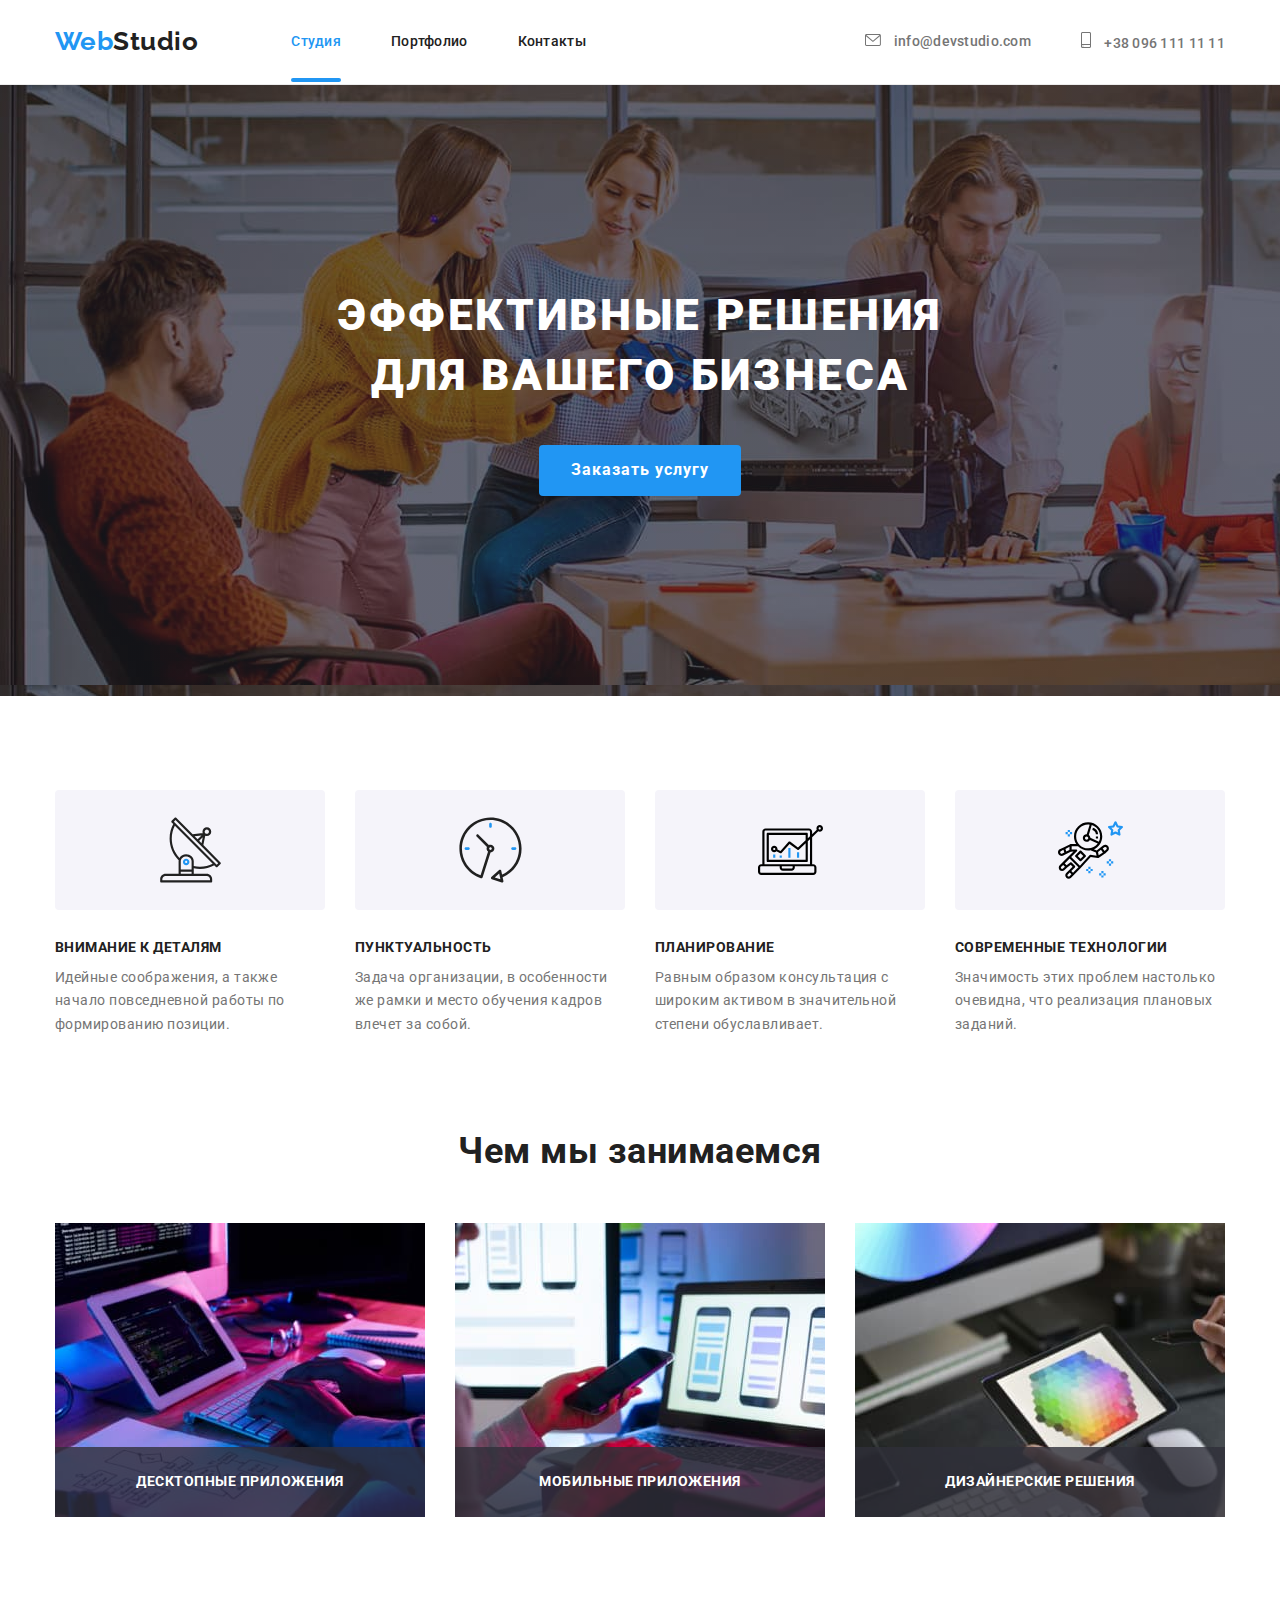
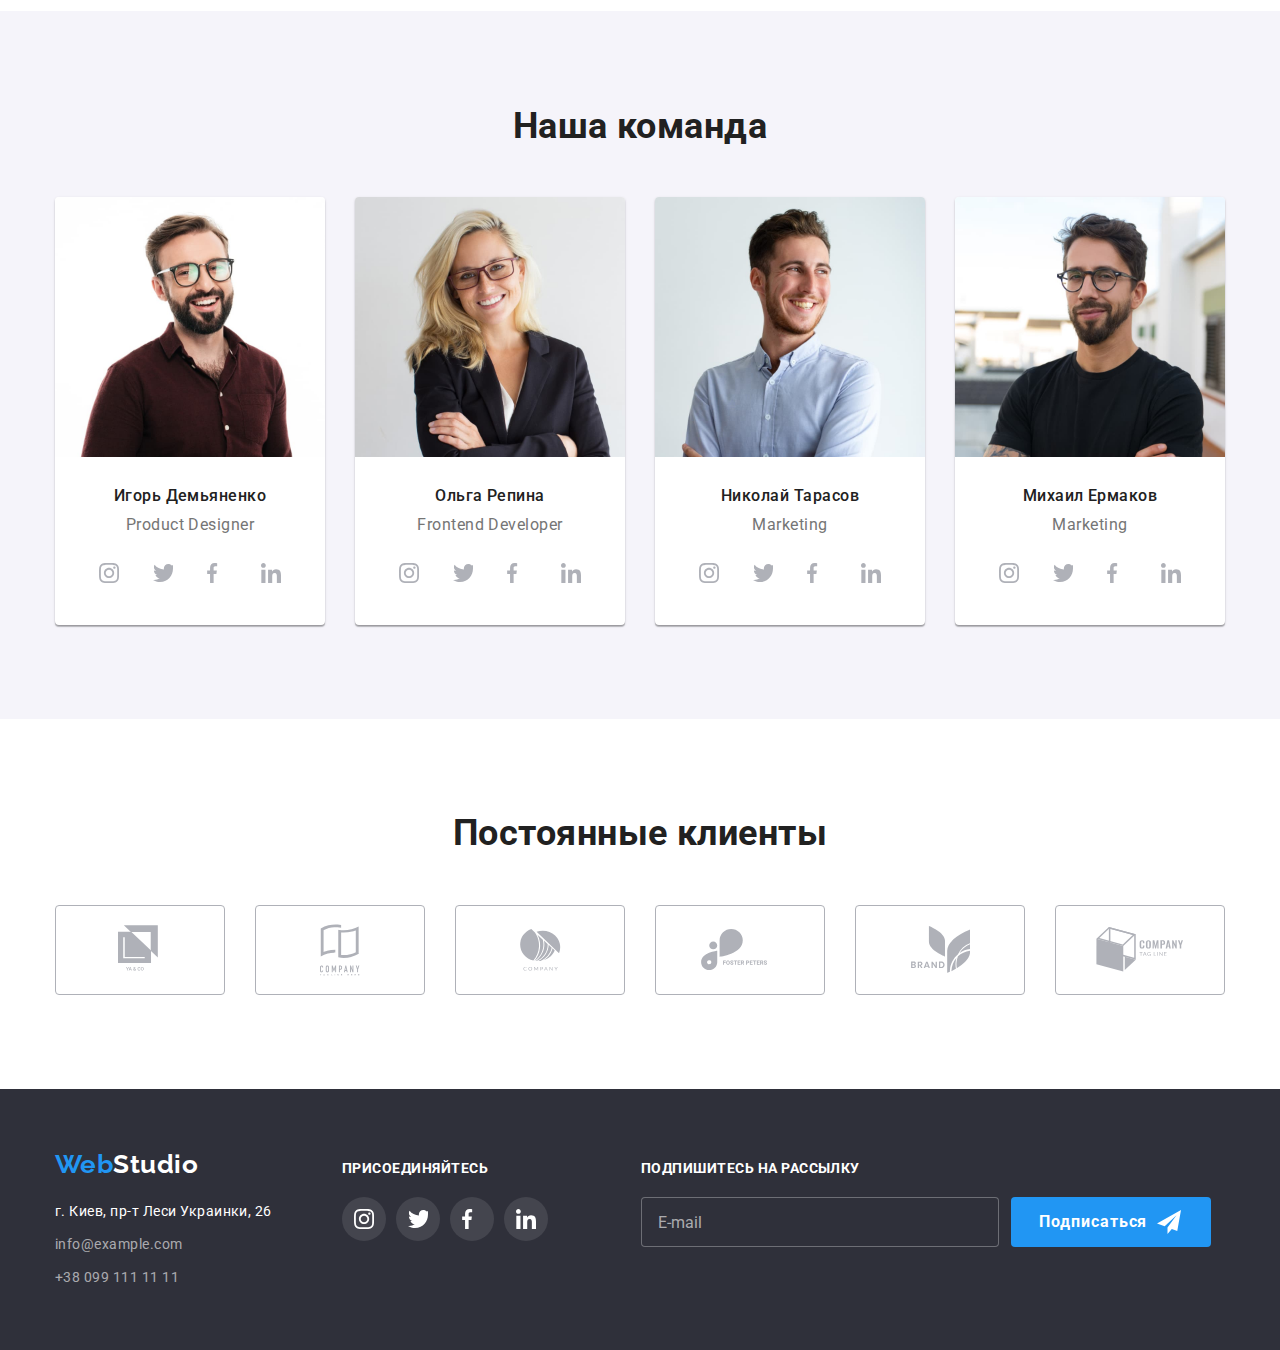
<file: index.html>
<!DOCTYPE html>
<html lang="ru">
<head>
    <meta charset="UTF-8">
    <meta name="viewport" content="width=device-width, initial-scale=1.0">
    <title>WebStudio</title>
    <!-- шрифты -->
    <link rel="preconnect" href="https://fonts.gstatic.com">
    <link href="https://fonts.googleapis.com/css2?family=Raleway:wght@700&family=Roboto:wght@400;500;700;900&display=swap" rel="stylesheet">
    <!-- нормалайз -->     
    <link rel="stylesheet" href="https://cdnjs.cloudflare.com/ajax/libs/modern-normalize/1.0.0/modern-normalize.min.css">

    <link rel="stylesheet" href="./css/styles.css"/>
</head>
<body>
    <header class="header">
        <div class="container">
            <nav class="navigation">
                <a class="logo" href="./index.html">Web<span class="span-header">Studio</span></a>
                <ul class="navigation-list list">
                    <li class="item">
                        <a class="navigation-link twin current" href="">Студия</a>
                    </li>
                    <li class="item">
                        <a class="navigation-link twin" href="./portfolio.html">Портфолио</a>
                    </li>
                    <li class="item">
                        <a href="#contacts" class="navigation-link twin" href="">Контакты</a>
                    </li>
                </ul>
            </nav>
                <ul class="contacts-list list">
                    <li class="item">
                        <a class="info twin" href="mailto:info@devstudio.com">
                            <svg class="icons-link" width="16" height="12">
                                <use href="./images/icons.svg#mail"></use>
                            </svg>
                            info@devstudio.com
                        </a>
                    </li>
                    <li class="item">
                        <a class="info twin" href="tel:+380961111111">
                            <svg class="icons-link" width="10" height="16">
                                <use href="./images/icons.svg#phone"></use>
                            </svg>
                            +38&nbsp;096&nbsp;111&nbsp;11&nbsp;11
                        </a>
                    </li>
                </ul>
        </div>
    </header>
    <main>
        <!-- HERO -->
        <section class="section-hero section">
            <h1 class="heading">Эффективные решения<br/>для вашего бизнеса</h1>
                <button class="button-hero" type="button" data-modal-open>Заказать услугу</button>
        </section>
        <section class="section-advantages section">
            <div class="container">
                <h2 class="visually-hidden">Преимущества</h2>
                <ul class="advantages list">
                    <li class="item">
                        <div class="box">
                            <svg class="icons-advantages" width="65" height="70">
                                <use href="./images/icons.svg#antenna"></use>
                            </svg>
                        </div>
                        <h3 class="heading">Внимание к деталям</h3>
                        <p>Идейные соображения, а также начало повседневной работы по формированию позиции.</p>
                    </li>
                    <li class="item">
                        <div class="box">
                            <svg class="icons-advantages" width="65" height="70">
                                <use href="./images/icons.svg#clock"></use>
                            </svg>
                        </div>
                        <h3 class="heading">Пунктуальность</h3>
                        <p>Задача организации, в особенности же рамки и место обучения кадров влечет за собой.</p>
                    </li>
                    <li class="item">
                        <div class="box">
                            <svg class="icons-advantages" width="65" height="70">
                                <use href="./images/icons.svg#diagram"></use>
                            </svg>
                        </div>
                        <h3 class="heading">Планирование</h3>
                        <p>Равным образом консультация с широким активом в значительной степени обуславливает.</p>
                    </li>
                    <li class="item">
                        <div class="box">
                            <svg class="icons-advantages" width="65" height="70">
                                <use href="./images/icons.svg#astronaut"></use>
                            </svg>
                        </div>
                        <h3 class="heading">Современные технологии</h3>
                        <p>Значимость этих проблем настолько очевидна, что реализация плановых заданий.</p>
                    </li>
                </ul>
            </div>
        </section>
        <section class="section-occupation section">
            <div class="container">
                <h2 class="heading">Чем мы занимаемся</h2>
                <ul class="occupation-list list">
                    <li class="item">
                        <div class="occupation-wrapper">
                            <img src="./images/занятие/img.jpg" alt="" width="370" height="294">
                            <p class="occupation-text">Десктопные приложения</p>
                        </div>
                    </li>
                    <li class="item">
                        <div class="occupation-wrapper">
                            <img src="./images/занятие/img-1.jpg" alt="" width="370" height="294">
                            <p class="occupation-text">Мобильные приложения</p>
                        </div>
                    </li>
                    <li class="item">
                        <div class="occupation-wrapper">
                            <img src="./images/занятие/img-2.jpg" alt="" width="370" height="294">
                            <p class="occupation-text">Дизайнерские решения</p>
                        </div>
                    </li>
                </ul>
            </div>
        </section>
        <section class="section-team section">
            <div class="container">
                <h2 class="heading">Наша команда</h2>
                <ul class="team-list list">
                    <li class="item">
                        <div class="card">
                            <div class="card-thumb">
                        <img src="./images/команда/img.jpg" alt="" width="270" height="260">
                            </div>
                            <div class="our-team">
                                <h3 class="heading">Игорь Демьяненко</h3>
                                <p>Product Designer</p>
                                <ul class="icon-list list">
                                    <li class="item-icon">
                                        <a class="social-link" href="#">
                                            <svg class="svg-icons">
                                                <use href="./images/icons.svg#instagram"></use>
                                            </svg>
                                        </a>
                                    </li>
                                    <li class="item-icon">
                                        <a class="social-link" href="#">
                                            <svg class="svg-icons">
                                                <use href="./images/icons.svg#twitter"></use>
                                            </svg>
                                        </a>
                                    </li>
                                    <li class="item-icon">
                                        <a class="social-link" href="#">
                                            <svg class="svg-icons">
                                                <use href="./images/icons.svg#facebook"></use>
                                            </svg>
                                        </a>
                                    </li>
                                    <li class="item-icon">
                                        <a class="social-link" href="#">
                                            <svg class="svg-icons">
                                                <use href="./images/icons.svg#linkedin"></use>
                                            </svg>
                                        </a>
                                    </li>
                                </ul>
                            </div>
                        </div>
                    </li>
                    <li class="item">
                        <div class="card">
                            <div class="card-thumb">
                        <img src="./images/команда/img-1.jpg" alt="" width="270" height="260">
                            </div>
                            <div class="our-team">
                                <h3 class="heading">Ольга Репина</h3>
                                <p>Frontend Developer</p>
                                <ul class="icon-list list">
                                    <li class="item-icon">
                                        <a class="social-link" href="#">
                                            <svg class="svg-icons">
                                                <use href="./images/icons.svg#instagram"></use>
                                            </svg>
                                        </a>
                                    </li>
                                    <li class="item-icon">
                                        <a class="social-link" href="#">
                                            <svg class="svg-icons">
                                                <use href="./images/icons.svg#twitter"></use>
                                            </svg>
                                        </a>
                                    </li>
                                    <li class="item-icon">
                                        <a class="social-link" href="#">
                                            <svg class="svg-icons">
                                                <use href="./images/icons.svg#facebook"></use>
                                            </svg>
                                        </a>
                                    </li>
                                    <li class="item-icon">
                                        <a class="social-link" href="#">
                                            <svg class="svg-icons">
                                                <use href="./images/icons.svg#linkedin"></use>
                                            </svg>
                                        </a>
                                    </li>
                                </ul>
                            </div>
                        </div>
                    </li>
                    <li class="item">
                        <div class="card">
                            <div class="card-thumb">
                        <img src="./images/команда/img-2.jpg" alt="" width="270" height="260">
                            </div>
                            <div class="our-team">
                                <h3 class="heading">Николай Тарасов</h3>
                                <p>Marketing</p>
                                <ul class="icon-list list">
                                    <li class="item-icon">
                                        <a class="social-link" href="#">
                                            <svg class="svg-icons">
                                                <use href="./images/icons.svg#instagram"></use>
                                            </svg>
                                        </a>
                                    </li>
                                    <li class="item-icon">
                                        <a class="social-link" href="#">
                                            <svg class="svg-icons">
                                                <use href="./images/icons.svg#twitter"></use>
                                            </svg>
                                        </a>
                                    </li>
                                    <li class="item-icon">
                                        <a class="social-link" href="#">
                                            <svg class="svg-icons">
                                                <use href="./images/icons.svg#facebook"></use>
                                            </svg>
                                        </a>
                                    </li>
                                    <li class="item-icon">
                                        <a class="social-link" href="#">
                                            <svg class="svg-icons">
                                                <use href="./images/icons.svg#linkedin"></use>
                                            </svg>
                                        </a>
                                    </li>
                                </ul>
                            </div>
                        </div>
                    </li>
                    <li class="item">
                        <div class="card">
                            <div class="card-thumb">
                        <img src="./images/команда/img-3.jpg" alt="" width="270" height="260">
                            </div>
                            <div class="our-team">
                                <h3 class="heading">Михаил Ермаков</h3>
                                <p>Marketing</p>
                                <ul class="icon-list list">
                                    <li class="item-icon">
                                        <a class="social-link" href="#">
                                            <svg class="svg-icons">
                                                <use href="./images/icons.svg#instagram"></use>
                                            </svg>
                                        </a>
                                    </li>
                                    <li class="item-icon">
                                        <a class="social-link" href="#">
                                            <svg class="svg-icons">
                                                <use href="./images/icons.svg#twitter"></use>
                                            </svg>
                                        </a>
                                    </li>
                                    <li class="item-icon">
                                        <a class="social-link" href="#">
                                            <svg class="svg-icons">
                                                <use href="./images/icons.svg#facebook"></use>
                                            </svg>
                                        </a>
                                    </li>
                                    <li class="item-icon">
                                        <a class="social-link" href="#">
                                            <svg class="svg-icons">
                                                <use href="./images/icons.svg#linkedin"></use>
                                            </svg>
                                        </a>
                                    </li>
                                </ul>
                            </div>
                        </div>
                    </li>
                </ul>
            </div>
        </section>
        <section class="section-clients section">
            <div class="container">
                <h2 class="heading">Постоянные клиенты</h2>
                <ul class="clients-list list">
                    <li class="item-clients">
                        <a class="clients-link" href="#">
                            <svg class="svg-logo" width="44" height="49">
                                <use href="./images/icons.svg#logo-1"></use>
                            </svg>
                        </a>
                    </li>
                    <li class="item-clients">
                        <a class="clients-link" href="#">
                            <svg class="svg-logo" width="40" height="52">
                                <use href="./images/icons.svg#logo-2"></use>
                            </svg>
                        </a>
                    </li>
                    <li class="item-clients">
                        <a class="clients-link" href="#">
                            <svg class="svg-logo" width="41" height="42">
                                <use href="./images/icons.svg#logo-3"></use>
                            </svg>
                        </a>
                    </li>
                    <li class="item-clients">
                        <a class="clients-link" href="#">
                            <svg class="svg-logo" width="79" height="42">
                                <use href="./images/icons.svg#logo-4"></use>
                            </svg>
                        </a>
                    </li>
                    <li class="item-clients">
                        <a class="clients-link" href="#">
                            <svg class="svg-logo" width="59" height="47">
                                <use href="./images/icons.svg#logo-5"></use>
                            </svg>
                        </a>
                    </li>
                    <li class="item-clients">
                        <a class="clients-link" href="#">
                            <svg class="svg-logo" width="88" height="45">
                                <use href="./images/icons.svg#logo-6"></use>
                            </svg>
                        </a>
                    </li>
                </ul>
            </div>
        </section>
    </main>
    <footer class="footer">
        <div class="container">
            <div class="footer-wrapper">
                <div class="footer-address">
                    <a class="logo footer" href="">Web<span class="span-footer">Studio</span>
                    </a>
                    <address id="contacts" class="address">
                        <p>г. Киев, пр-т Леси Украинки, 26</p>
                        <ul class="footer-contacts list">
                            <li class="item">
                                <a class="info" href="mailto:info@example.com">info@example.com</a>
                            </li>
                            <li class="item">
                                <a class="info" href="tel:+380991111111">+38&nbsp;099&nbsp;111&nbsp;11&nbsp;11</a>
                            </li>
                        </ul>
                    </address>
                </div>
                <div class="footer-social">
                    <b class="join">ПРИСОЕДИНЯЙТЕСЬ</b>
                    <ul class="footer-social-list list">
                        <li class="social-item">
                            <a class="social-link" href="#">
                                <svg class="svg-icons white">
                                    <use href="./images/icons.svg#instagram"></use>
                                </svg>
                            </a>
                        </li>
                        <li class="social-item">
                            <a class="social-link" href="#">
                                <svg class="svg-icons white">
                                    <use href="./images/icons.svg#twitter"></use>
                                </svg>
                            </a>
                        </li>
                        <li class="social-item">
                            <a class="social-link" href="#">
                                <svg class="svg-icons white">
                                    <use href="./images/icons.svg#facebook"></use>
                                </svg>
                            </a>
                        </li>
                        <li class="social-item">
                            <a class="social-link" href="#">
                                <svg class="svg-icons white">
                                    <use href="./images/icons.svg#linkedin"></use>
                                </svg>
                            </a>
                        </li>
                    </ul>
                </div>
                <div class="footer-subscribe">
                    <b class="subscribe">Подпишитесь на рассылку</b>
                    <form>
                        <input class="subscribe-input" name="email" type="email" placeholder="E-mail">
                        <button class="subscribe-button" type="submit">Подписаться
                            <svg class="subscribe-svg" width="24" height="24">
                                <use href="../images/icons.svg#telegramm"></use>
                            </svg>
                        </button>
                    </form>
                </div>
            </div>
        </div>
    </footer>
    <div class="backdrop is-hidden" data-modal>
        <div class="modal">
            <button class="modal-button" type="button" data-modal-close>
                <svg class="button-svg" width="11" height="11">
                    <use href="./images/icons.svg#close-btn"></use>
                </svg>
            </button>
            <form class="form" action="#">
                <b>Оставьте свои данные, мы вам перезвоним</b>
                <lable class="info-lable">
                    Имя
                    <span class="wrapper-field">
                        <input class="form-input" type="name" name="name">
                        <svg class="form-svg" width="18" height="18">
                            <use href="./images/icons.svg#form-1"></use>
                        </svg>
                    </span>
                </lable>
                <lable class="info-lable">
                    Телефон
                    <span class="wrapper-field">
                        <input class="form-input" type="tel" name="tel" required
                        pattern="[0-9]{3}-[0-9]{3}-[0-9]{2}-[0-9]{2}" title="096-111-11-11">
                        <svg class="form-svg" width="18" height="18">
                            <use href="./images/icons.svg#form-2"></use>
                        </svg>
                    </span>
                </lable>
                <lable class="info-lable">
                    Почта
                    <span class="wrapper-field">
                        <input class="form-input" type="email" name="email" required>
                        <svg class="form-svg" width="18" height="18">
                            <use href="./images/icons.svg#form-3"></use>
                        </svg>
                    </span>
                </lable>
                <label class="info-lable massage">
                    Комментарий
                    <textarea class="form-message" name="comment" placeholder="Введите текст"></textarea>
                </label>
                <input type="checkbox" id="user-term" name="user-term" class="input-checkbox visually-hidden" required>
                <label for="user-term" class="lable-checkbox">
                    Соглашаюсь с рассылкой и принимаю&nbsp;
                    <a href="#">Условия договора</a>
                </label>
                <button type="submit" class="button-form">Отправить</button>
            </form> 
        </div>
    </div>
    <script src="./js/modal.js"></script>
</body>
</html>
</file>
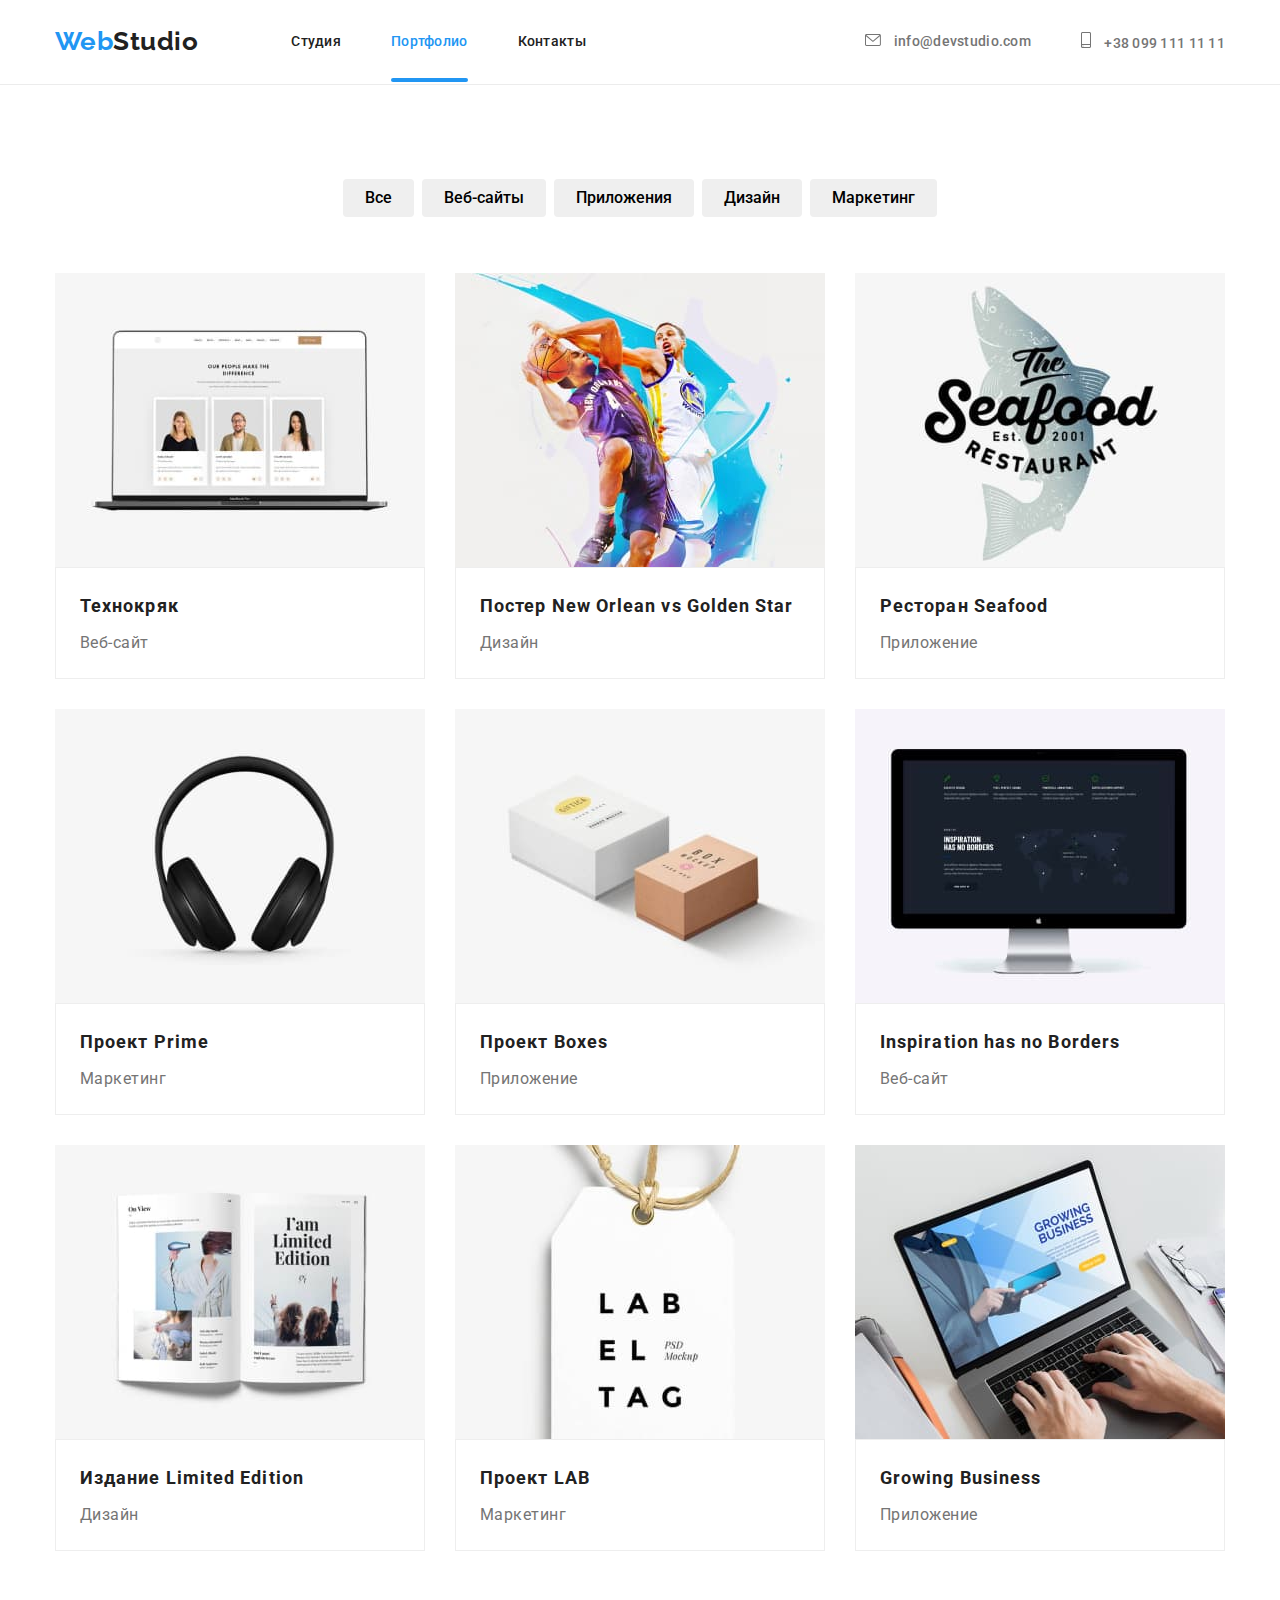
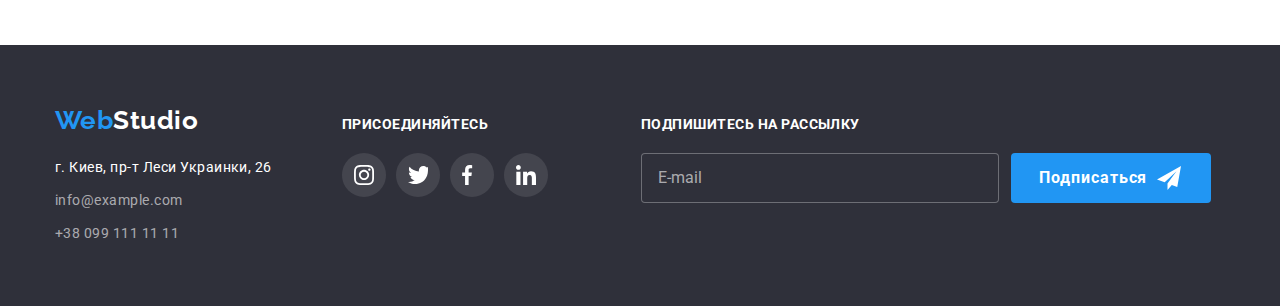
<file: portfolio.html>
<!DOCTYPE html>
<html lang="ru">
<head>
    <meta charset="UTF-8">
    <meta name="viewport" content="width=device-width, initial-scale=1.0">
    <title>WebStudio</title>
    <!-- шрифты -->
    <link rel="preconnect" href="https://fonts.gstatic.com">
    <link href="https://fonts.googleapis.com/css2?family=Raleway:wght@700&family=Roboto:wght@400;500;700&display=swap" rel="stylesheet">
    <!-- нормалайз -->
    <link rel="stylesheet" href="https://cdnjs.cloudflare.com/ajax/libs/modern-normalize/1.0.0/modern-normalize.min.css">

    <link rel="stylesheet" href="./css/styles.css"/>
</head>
<body>
    <header class="header">
        <div class="container">
            <nav class="navigation">
                <a class="logo" href="./index.html">Web<span class="span-header">Studio</span></a>
                <ul class="navigation-list list">
                    <li class="item">
                        <a class="navigation-link twin" href="./index.html">Студия</a>
                    </li>
                    <li class="item">
                        <a class="navigation-link twin current" href="">Портфолио</a>
                    </li>
                    <li class="item">
                        <a href="#contacts" class="navigation-link twin" href="">Контакты</a>
                    </li>
                </ul>
            </nav>
            <ul class="contacts-list list">
                    <li class="item">
                        <a class="info twin" href="mailto:info@devstudio.com">
                            <svg class="icons-link" width="16" height="12">
                                <use href="./images/icons.svg#mail"></use>
                            </svg>
                            info@devstudio.com
                        </a>
                    </li>
                    <li class="item">
                        <a class="info twin" href="tel:+380961111111">
                            <svg class="icons-link" width="10" height="16">
                                <use href="./images/icons.svg#phone"></use>
                            </svg>
                            +38&nbsp;099&nbsp;111&nbsp;11&nbsp;11
                        </a>
                    </li>
                </ul>
        </div>
    </header>
    <main>
        <section class="section-buttons section">
            <div class="container">
                <h1 class="visually-hidden">Портфолио</h1>
                    <ul class="buttons-list list">
                        <li class="item">
                            <button class="button" type="button">Все</button>
                        </li>  
                        <li class="item">
                            <button class="button" type="button">Веб-сайты</button>
                        </li>
                        <li class="item">
                            <button class="button" type="button">Приложения</button>
                        </li>
                        <li class="item">
                            <button class="button" type="button">Дизайн</button>
                        </li>
                        <li class="item">
                            <button class="button" type="button">Маркетинг</button>
                        </li>
                    </ul>
            </div>
        </section>
        <section class="section-works section">
            <div class="container">
                <h2 class="visually-hidden">Наши работы</h2>
                    <ul class="works-list list">
                        <li class="item">
                            <a class="link-wrapper" href="">
                                <div class="works-wrapper">
                                <img src="./images/портфолио/img.jpg" alt="" width="370" height="294">
                                <p class="overlay">Технокряк это современная площадка распространения коронавируса.
                                    Компании используют эту платформу для цифрового шпионажа
                                    и атак на защищённые сервера конкурентов.</p>
                                </div>
                            <div class="card-works">                              
                                <h3>Технокряк</h3>
                                <p>Веб-сайт</p>
                            </div>
                            </a>
                        </li>
                        <li class="item">
                            <a class="link-wrapper" href="">
                                <div class="works-wrapper">
                                <img src="./images/портфолио/img-1.jpg" alt="" width="370" height="294">
                                <p class="overlay">Технокряк это современная площадка распространения коронавируса.
                                    Компании используют эту платформу для цифрового шпионажа
                                    и атак на защищённые сервера конкурентов.</p>
                                </div>
                            <div class="card-works">
                                <h3>Постер New Orlean vs Golden Star</h3>
                                <p>Дизайн</p>
                            </div>         
                            </a>
                        </li>
                        <li class="item">
                            <a class="link-wrapper" href="">
                                <div class="works-wrapper">
                                <img src="./images/портфолио/img-2.jpg" alt="" width="370" height="294">
                                <p class="overlay">Технокряк это современная площадка распространения коронавируса.
                                    Компании используют эту платформу для цифрового шпионажа
                                    и атак на защищённые сервера конкурентов.</p>
                                </div>
                            <div class="card-works">
                                <h3>Ресторан Seafood</h3>
                                <p>Приложение</p>
                            </div>    
                            </a>
                        </li>
                        <li class="item">
                            <a class="link-wrapper" href="">
                                <div class="works-wrapper">
                                <img src="./images/портфолио/img-3.jpg" alt="" width="370" height="294">
                                <p class="overlay">Технокряк это современная площадка распространения коронавируса.
                                    Компании используют эту платформу для цифрового шпионажа
                                    и атак на защищённые сервера конкурентов.</p>
                                </div>
                            <div class="card-works">
                                <h3>Проект Prime</h3>
                                <p>Маркетинг</p>
                            </div>
                            </a>
                        </li>
                        <li class="item">
                            <a class="link-wrapper" href="">
                                <div class="works-wrapper">
                                <img src="./images/портфолио/img-4.jpg" alt="" width="370" height="294">
                                <p class="overlay">Технокряк это современная площадка распространения коронавируса.
                                    Компании используют эту платформу для цифрового шпионажа
                                    и атак на защищённые сервера конкурентов.</p>
                                </div>
                            <div class="card-works">
                                <h3>Проект Boxes</h3>
                                <p>Приложение</p>
                            </div>
                            </a>
                        </li>
                        <li class="item">
                            <a class="link-wrapper" href="">
                                <div class="works-wrapper">
                                <img src="./images/портфолио/img-5.jpg" alt="" width="370" height="294">
                                <p class="overlay">Технокряк это современная площадка распространения коронавируса.
                                    Компании используют эту платформу для цифрового шпионажа
                                    и атак на защищённые сервера конкурентов.</p>
                                </div>
                            <div class="card-works">
                                <h3>Inspiration has no Borders</h3>
                                <p>Веб-сайт</p>
                            </div>         
                            </a>
                        </li>
                        <li class="item">
                            <a class="link-wrapper" href="">
                                <div class="works-wrapper">
                                <img src="./images/портфолио/img-6.jpg" alt="" width="370" height="294">
                                <p class="overlay">Технокряк это современная площадка распространения коронавируса.
                                    Компании используют эту платформу для цифрового шпионажа
                                    и атак на защищённые сервера конкурентов.</p>
                                </div>
                            <div class="card-works">
                                <h3>Издание Limited Edition</h3>
                                <p>Дизайн</p>
                            </div>
                            </a>
                        </li>
                        <li class="item">
                            <a class="link-wrapper" href="">
                                <div class="works-wrapper">
                                <img src="./images/портфолио/img-7.jpg" alt="" width="370" height="294">
                                <p class="overlay">Технокряк это современная площадка распространения коронавируса.
                                    Компании используют эту платформу для цифрового шпионажа
                                    и атак на защищённые сервера конкурентов.</p>
                                </div>
                            <div class="card-works">
                                <h3>Проект LAB</h3>
                                <p>Маркетинг</p>
                            </div>
                            </a>
                        </li>
                        <li class="item">
                            <a class="link-wrapper" href="">
                                <div class="works-wrapper">
                                <img src="./images/портфолио/img-8.jpg" alt="" width="370" height="294">
                                <p class="overlay">Технокряк это современная площадка распространения коронавируса.
                                    Компании используют эту платформу для цифрового шпионажа
                                    и атак на защищённые сервера конкурентов.</p>
                                </div>
                            <div class="card-works">
                                <h3>Growing Business</h3>
                                <p>Приложение</p>
                            </div>    
                            </a>
                        </li>
                    </ul>
            </div>
        </section>
    </main>
    <footer class="footer">
        <div class="container">
            <div class="footer-wrapper">
                <div class="footer-address">
                    <a class="logo footer" href="">Web<span class="span-footer">Studio</span>
                    </a>
                    <address id="contacts" class="address">
                        <p>г. Киев, пр-т Леси Украинки, 26</p>
                        <ul class="footer-contacts list">
                            <li class="item">
                                <a class="info" href="mailto:info@example.com">info@example.com</a>
                            </li>
                            <li class="item">
                                <a class="info" href="tel:+380991111111">+38&nbsp;099&nbsp;111&nbsp;11&nbsp;11</a>
                            </li>
                        </ul>
                    </address>
                </div>
                <div class="footer-social">
                    <b class="join">ПРИСОЕДИНЯЙТЕСЬ</b>
                    <ul class="footer-social-list list">
                        <li class="social-item">
                            <a class="social-link" href="#">
                                <svg class="svg-icons white">
                                    <use href="./images/icons.svg#instagram"></use>
                                </svg>
                            </a>
                        </li>
                        <li class="social-item">
                            <a class="social-link" href="#">
                                <svg class="svg-icons white">
                                    <use href="./images/icons.svg#twitter"></use>
                                </svg>
                            </a>
                        </li>
                        <li class="social-item">
                            <a class="social-link" href="#">
                                <svg class="svg-icons white">
                                    <use href="./images/icons.svg#facebook"></use>
                                </svg>
                            </a>
                        </li>
                        <li class="social-item">
                            <a class="social-link" href="#">
                                <svg class="svg-icons white">
                                    <use href="./images/icons.svg#linkedin"></use>
                                </svg>
                            </a>
                        </li>
                    </ul>
                </div>
                <div class="footer-subscribe">
                    <b class="subscribe">Подпишитесь на рассылку</b>
                    <form>
                        <input class="subscribe-input" name="email" type="email" placeholder="E-mail">
                        <button class="subscribe-button" type="submit">Подписаться
                            <svg class="subscribe-svg" width="24" height="24">
                                <use href="../images/icons.svg#telegramm"></use>
                            </svg>
                        </button>
                    </form>
                </div> 
            </div>
        </div>
    </footer>
</body>
</html>
</file>
<file: css/styles.css>
:root {
    --primary-text-color: #212121;
    --primary-white-color: #ffffff;
    --title-text-color: #757575;
    --accent-color:  #2196F3;
    --hover-background-color: #188ce8;


    --main-font: Roboto, sans-serif;

    --card-shadow:  0px 1px 3px rgba(0, 0, 0, 0.12),
    0px 1px 1px rgba(0, 0, 0, 0.14), 0px 2px 1px rgba(0, 0, 0, 0.2);

    --animation: 250ms cubic-bezier(0.4, 0, 0.2, 1);
}

body { 
    font-family: Roboto, sans-serif;
    color:var(--title-text-color);
    letter-spacing: 0.03em;
}

h1,
h2,
h3,
h4,
h5,
h6,
p {
    margin: 0;
}

ul, ol {
    margin: 0;
    padding: 0;
}

img {
    display:block;
}

a {
    text-decoration: none;
}

button {
    font-family: inherit;
    cursor: pointer;
    display: block;
    border: none;
}

   /* убирает обводки */
:active, :hover, :focus {
    outline: none;
}

.container {
    width: 1200px;
    margin: 0 auto;
    padding-left: 15px;
    padding-right: 15px;
    /* background-color: ; */
}

.visually-hidden {
    position: absolute !important;
    clip: rect(1px 1px 1px 1px);  /* IE6, IE7 */
    clip: rect(1px, 1px, 1px, 1px);
    padding: 0 !important; 
    border: 0 !important;
    height: 1px !important;
    width: 1px !important;
    overflow: hidden;
}

/* ==============  LOGO  ============ */

.logo {
    padding-top: 24px;
    padding-bottom: 24px;
    color:var(--accent-color);
    font-family: Raleway, sans-serif;

    font-weight: 700;
    font-size: 26px;
    line-height: 1.2;
}

.logo .span-footer {
    color:var(--primary-white-color);
}

.logo .span-header {
    color:var(--primary-text-color);
}

/* ==============  ССЫЛКИ NAV  ============== */

 .header .twin {
    display: inline-block;
    padding-top: 32px;
    padding-bottom: 32px;

    font-weight: 500;
    font-size: 14px;
    line-height: 1.14;
    letter-spacing: 0.02em;
} 

.navigation-list a {
    position: relative;  /*для подчеркивания*/
    color:var(--primary-text-color);
}

.contacts-list a {
    color:var(--title-text-color);
}

/*  флексы шапки  */

.navigation-list {
    display: flex;
    align-items: center;
    margin-left: 93px;
}

.contacts-list {
    display: flex;
    align-items: center;
    margin-left: auto;
}
        
.contacts-list .item:not(:last-child){
    margin-right: 50px;
}

.navigation-list .item:not(:last-child){
    margin-right: 50px;
}

/*  svg / contact */

.contacts-list .icons-link {
    display:inline-flex;
    margin-right: 10px;
    fill: #757575;
    
}

.contacts-list .info:hover .icons-link,
.contacts-list .info:focus .icons-link {
    fill:var(--accent-color);
}

/* ==============  эффект текущей страницы ============ */
.navigation-list .current {
    color: var(--accent-color);
}

/*  нижнее подчеркивание */
.current::after{
    content: '';
    position: absolute;
    left: 0;
    bottom: 0;

    display: block;
    width: 100%;
    height: 4px;
    border-radius: 2px;
    background-color:var(--accent-color);

    transition: opacity var(--animation);
}

/* ============== ХЕДЕР  ============== */
.header{
    border-bottom: 1px solid #ECECEC;
}

.header .container {
    display: flex;
    align-items: center;
}

.navigation {
    display: flex;
    align-items: center;
}
/* ============= ГЕРОЙ =============== */

.section-hero {
    max-width: 1600px;
    background-color:#2F303A;
    padding-top: 200px;
    padding-bottom: 200px;
    background-image: linear-gradient(rgba(47, 48, 58, 0.4), rgba(47, 48, 58, 0.4)), url("../images/герой/Img1.jpg");
}

.section-hero h1 {
    margin-bottom: 40px;
    color:var(--primary-white-color);

    font-weight: 900;
    font-size: 44px;
    line-height: 1.37;
    text-align: center;
    letter-spacing: 0.06em;
    text-transform: uppercase
}

/* ============== ЗАГОЛОВКИ / цвет  ============== */

.heading {
    color:var(--primary-text-color);
}

/* ==============  КНОПКИ   ============== */

.button-hero {
    text-align: center;
    margin: 0 auto;

    min-width: 200px;
    font-weight: 700;
    font-size: 16px;
    line-height: 1.88;
    letter-spacing: 0.06em;

    padding: 10px 32px;
    border-radius: 4px;
    background-color: var(--accent-color);
    color: var(--primary-white-color);

}

.button-hero:hover,
.button-hero:focus {
    transition: background-color var(--animation);
    background-color: var(--hover-background-color);
}


/* ============= ПРЕИМУЩЕСТВА =============== */

.section-advantages .container {
    padding-top: 94px;
}

.advantages h3 {
    margin-bottom: 10px;

    font-weight: 700;
    font-size: 14px;
    line-height: 1.14;
    text-transform: uppercase;
}

.advantages p {
    font-size: 14px;
    line-height: 1.71;
}

.advantages {
    display: flex;
}

.advantages .item:not(:last-child){
    margin-right: 30px;
}

.box {
    display: flex;
    justify-content: center;
    align-items: center;
    width: 270px;
    height: 120px;
    background: #F5F4FA;
    border-radius: 4px;
    margin-bottom: 30px;
}

/* ============= ЗАНЯТИЕ =============== */

.section-occupation .container {
    padding-top: 94px;
    padding-bottom: 94px;
}

.section-occupation h2 {
    margin-bottom: 50px;
    text-align: center;

    font-weight: 700;
    font-size: 36px;
    line-height: 1.16;
}

.occupation-list {
    display: flex;
}

.occupation-list .item:not(:last-child){
    margin-right: 30px;
}


/*  встплывающее окно  */
.occupation-wrapper {
    position: relative;
}

.occupation-text {
    position: absolute;
    bottom:0;
    right:0;
    width: 100%;
    padding-top: 27px;
    padding-bottom: 27px;

    font-weight: 700;
    font-size: 14px;
    line-height: 1.14;
    text-align: center;
    text-transform: uppercase;
    color: var(--primary-white-color);
    background-color: rgba(47, 48, 58, 0.8);

}
/* ============= Наша команда / svg  =============== */

.svg-icons {
    fill: #AFB1B8;
    width: 20px;
    height: 20px;
}

.icon-list {
    display: flex;
    justify-content: space-between;
    padding-left: 32px;
    padding-right: 32px;
}

.social-link {
    display: flex;
    justify-content: center;
    align-items: center;
    width: 44px;
    height: 44px;
    border-radius: 50%;
}

.social-link:hover,
.social-link:focus {
    transition: background-color var(--animation);
    background-color: var(--accent-color);
}

.social-link:hover .svg-icons,
.social-link:focus .svg-icons {
    fill: var(--primary-white-color);
}

.item-icon:hover .social-link,
.item-icon:focus .social-link{
    background-color:var(--accent-color);
}

/* ============= Наша команда  =============== */
.section-team {
    padding-top: 94px;
    padding-bottom: 94px;
    background-color: #F5F4FA;
}

.section-team h2 {
    margin-bottom: 50px;

    font-weight: 700;
    font-size: 36px;
    line-height: 1.17;
    text-align : center;
}

.team-list {
    display: flex;
}

.team-list .item:not(:last-child){
    margin-right: 30px;
} 

.team-list h3 {
    margin-bottom: 10px;

    font-weight: 500;
    font-size: 16px;
    line-height: 1.18;
}

.team-list p {
    margin-bottom: 16px;

    font-size: 16px;
    line-height: 1.18;
}

.card {
    background: var(--primary-white-color);
    border-radius: 0px 0px 4px 4px;
    box-shadow: var(--card-shadow);
    border-radius: 4px;
    overflow: hidden;
}

.our-team {
    padding-top: 30px;
    padding-bottom: 30px;
    text-align: center;
}

/* ============== ПОСТОЯННЫЕ КЛИЕНТЫ ============== */
.section-clients {
    padding-top: 94px;
    padding-bottom: 94px;
}

.section-clients h2 {
    font-weight: 700;
    font-size: 36px;
    line-height: 1.16;
    text-align: center;

    margin-bottom: 50px;
}

.clients-list {
    display: flex;
    justify-content: space-between;
}

.clients-link {
    display: flex;
    justify-content: center;
    align-items: center;

    width: 170px;
    height: 90px;
    border: 1px solid #AFB1B8; 
    border-radius: 4px;
    fill:#AFB1B8;
    transition: fill var(--animation), border-color var(--animation);
}

.clients-link:hover,
.clients-link:focus {
    border-color: var(--accent-color);
    fill: var(--accent-color);
    /* outline: none; */
}

.clients-list .item:not(:last-child) {
    margin-right: 30px;
}

/* ============== FOOTER ============== */

.footer {
    padding-top: 60px;
    padding-bottom: 60px;
    background-color: #2F303A;
}

.footer-wrapper {
    display: flex;
    align-items: baseline;
}

.footer-address {
    margin-right: 70px;
}

.address {
    font-style:normal;
    font-size: 14px;
    line-height: 1.71;
 }

.address p { 
    color:var(--primary-white-color);

    margin-top: 20px; /* for logo*/
    margin-bottom: 9px;
}

.footer-contacts .info {
    font-size: 14px;
    line-height: 1.7;
    color: rgba(255, 255, 255, 0.6);
}

.footer-contacts .item:not(:last-child){
    margin-bottom: 9px;
}

 /*  ПРИСОЕДИНЯЙТЕСЬ  */

 .footer-social {
     margin-right: 93px;
 }

 .footer-social-list {
     display: flex;
     margin-top: 20px;  /* от присоединяйтесь*/
 }

.footer-social-list .social-item:not(:last-child){
    margin-right: 10px;
}

.join {
    font-weight: 700;
    font-size: 14px;
    line-height: 1.14;
    color: var(--primary-white-color);
}

.social-link .white{
    fill:var(--primary-white-color);
}

.footer-social-list .social-link {
    background-color: rgba(255, 255, 255, 0.1);
}

.footer-social-list .social-link:hover,
.footer-social-list .social-link:focus {
    background-color: var(--accent-color);
}

/*div - subscribe*/

.footer-subscribe form {
    display: flex;
    margin-top: 20px;
}

.footer-subscribe b {
    font-weight: 700;
    font-size: 14px;
    line-height: 16px;
    text-transform: uppercase;

    color: var(--primary-white-color);
}

/* input */
.subscribe-input {
    margin-right: 12px;
    width: 358px;
    height: 50px;

    background-color: #2F303A;
    border: 1px solid rgba(255, 255, 255, 0.3);
    border-radius: 4px;
    color: var(--primary-white-color);
    padding: 15px 16px;
}

.subscribe-input::placeholder {
    color: rgba(255, 255, 255, 0.6);
}

.subscribe-input:hover,
.subscribe-input:focus {
    border-color:var(--accent-color);
}

/* button */
.footer-subscribe button {
    display: flex;
    align-items: center;
    font-weight: 700;
    font-size: 16px;
    line-height: 1.87;
    letter-spacing: 0.06em;
    
    min-width: 200px;
    padding: 10px 28px;
    border-radius: 4px;
    background-color: var(--accent-color);
    color: var(--primary-white-color);
    outline: none;
}

.subscribe-button:hover,
.subscribe-button:focus {
    transition: background-color var(--animation);
    background-color: var(--hover-background-color);
}


.subscribe-svg {
    margin-left: 10px;
}


/* страничка портфолио*/

/* ============== ХОВЕР НА ССЫЛКАХ ============ */

.list {
    list-style: none;
}

.navigation-list a:hover,
.navigation-list a:focus {
    color: var(--accent-color);
}

.contacts-list a:hover,
.contacts-list a:focus {
    color: var(--accent-color);
}

/* ==============  КНОПКИ портфолио  ============== */

.buttons-list {
    display: flex;
    text-align: center;
    justify-content: center;
    padding-top: 94px;
    padding-bottom: 56px;
}

.section-buttons button {
    font-weight: 500;
    font-size: 16px;
    line-height: 1.62;

    padding: 6px 22px;
    border-radius: 4px;

    transition: background-color var(--animation);
}
    
.buttons-list .item:not(:last-child){
    margin-right: 8px;
}

.buttons-list .button:hover,
.buttons-list .button:focus {
    background-color: var(--accent-color);
    color: var(--primary-white-color);
}

/* ============== ССЫЛКИ  работ портфолио ============== */

.works-list h3 {
    margin-bottom: 4px;
    font-weight: 700;
    font-size: 18px;
    line-height: 2;
    letter-spacing: 0.06em;

    color:var(--primary-text-color);
}

.works-list p {
    color:var(--title-text-color);
    font-size: 16px;
    line-height: 1.87;
}

.works-list {
    display:flex;
    flex-wrap: wrap;
    margin-left: -30px;
    margin-top: -30px;
}

.works-list img {
    max-width: 100%;
}

.works-list > .item {
    flex-basis: calc(100% / 3 - 30px);
    margin-left: 30px;
    margin-top: 30px;
}

.card-works {
    padding: 20px 24px;
    background-color: #FFFFFF;
    border: 1px solid #EEEEEE;
    box-sizing: border-box;
} 

.works-list .item:hover,
.works-list .item:focus {
    box-shadow: 0px 1px 1px rgba(0, 0, 0, 0.12), 0px 4px 4px rgba(0, 0, 0, 0.06), 1px 4px 6px rgba(0, 0, 0, 0.16);  
}

.section-works .container {
    padding-bottom: 94px;
}

.works-wrapper {
    position : relative;
    overflow: hidden;
}

.works-list .overlay {
    position: absolute;
    top: 0;
    left: 0;
    height: 100%;
    background-color: rgba(33, 150, 243, 0.9);
    color:var(--primary-white-color);
    padding: 63px 24px; 
    /* overflow: scroll; */

    transform: translateY(100%);
    transition: transform var(--animation);
}

.link-wrapper:hover .overlay,
.link-wrapper:focus .overlay {
    transform: translateY(0%);
} 

/*==============  backdrop  =================*/

.backdrop {
    position: fixed;
    top: 0;
    left: 0;
    width: 100%;
    height: 100%;
    background-color: rgba(0, 0, 0, 0.2);
}

.backdrop.is-hidden {
    opacity: 0;
    pointer-events: none;
}

.modal {
    position: absolute;
    top: 50%;
    left: 50%;
    width: 528px;
    height: 581px;
    transform: translate(-50%, -50%);
    background-color: #fff;
    border-radius: 4px;
    padding: 40px; 
    margin-top: 10px; /*временно*/

}

.modal-button {
    position: absolute;
    top: -13px;
    right: -13px;
    width: 30px;
    height: 30px;
    border-radius: 50%;
    outline: none;

    background-color: #fff;
    border: 1px solid rgba(0, 0, 0, 0.1);
}

.button-svg:hover,
.button-svg:focus {
    fill: var(--accent-color);
    transition: border var(--animation);
}

.is-hidden {
    opacity: 0;
    visibility: hidden;
    pointer-events: none;
}

/* ==================   форма   ==================  */

.form {
    display: flex;
    flex-direction: column;
}

.form b {
    font-weight: 700;
    font-size: 20px;
    line-height: 1.15;
    text-align: center;

    color: var(--primary-text-color);
    margin-bottom: 12px;
}

/* имя.тел.почта */
.form-svg {
    position:absolute;
    top: 50%;
    left: 12px;
    transform: translateY(-50%);
    transition: fill var(--animation);
}

.wrapper-field {
    position: relative;
}

.form-input {
    width: 100%;
    height: 40px;
    padding: 12px;
    padding-left: 42px;
    border: 1px solid rgba(33, 33, 33, 0.2);
    border-radius: 4px;
    transition: border-color var(--animation);
}

.form-input:focus {
    outline: none;
    border-color: var(--accent-color);
}

.wrapper-field {
    display: block;
    margin-top: 4px;
}

.form-input:focus + .form-svg {
    fill: var(--accent-color);
}

.info-lable {
    font-size: 12px;
    line-height: 1.16;
    letter-spacing: 0.01em;
    color: var(--title-text-color);
    margin-bottom: 10px;
}

/* коментарий */

.form-message {
    width: 100%;
    height: 120px;
    padding: 12px 16px;
    resize: none;
    border: 1px solid rgba(33, 33, 33, 0.2);
    border-radius: 4px;
    transition: border-color var(--animation);
    margin-top: 4px;
}

.massage{
    margin-bottom: 20px;
}

.form-message::placeholder {
    color: rgba(117, 117, 117, 0.5);
}

.form-message:focus {
    outline:none;
    border-color: var(--accent-color);
}

/* условия */

.lable-checkbox {
    font-size: 14px;
    line-height: 1.71;
    color: var(--title-text-color);
}

.form a {
    color: var(--accent-color);
    text-decoration:underline;
}

.lable-checkbox {
    font-size: 14px;
    line-height: 1.71;
    color: var(--title-text-color);
    margin-bottom: 40px;

    display: flex;
    align-items: center
}

.lable-checkbox:before {
    content: '';
    display: inline-block;
    width: 15px;
    height: 15px;
    border: 2px solid var(--primary-text-color);
    background-repeat: no-repeat;
    cursor: pointer;
    margin-right: 8px;
}

.input-checkbox:checked + .lable-checkbox::before {
    background-image: url("../images/svg/icon-check.svg");
    background-size: contain;
    border-color:var(--accent-color);
    background-origin: border-box;
    background-color: var(--accent-color);
}

/*эффект фокуса*/
.input-checkbox:focus + .lable-checkbox::before {
    box-shadow: 0 0 0 2px var(--accent-color);
}

/* кнопка */
.form button{
    margin: auto;
    font-weight: 700;
    font-size: 16px;
    line-height: 1.87;
    letter-spacing: 0.06em;

    padding: 10px 55px;
    border-radius: 4px;
    background-color: var(--accent-color);
    color: var(--primary-white-color);
}

.button-form:hover,
.button-form:focus {
    transition: color var(--animation), background-color var(--animation);
    background-color: var(--hover-background-color);
}
</file>
